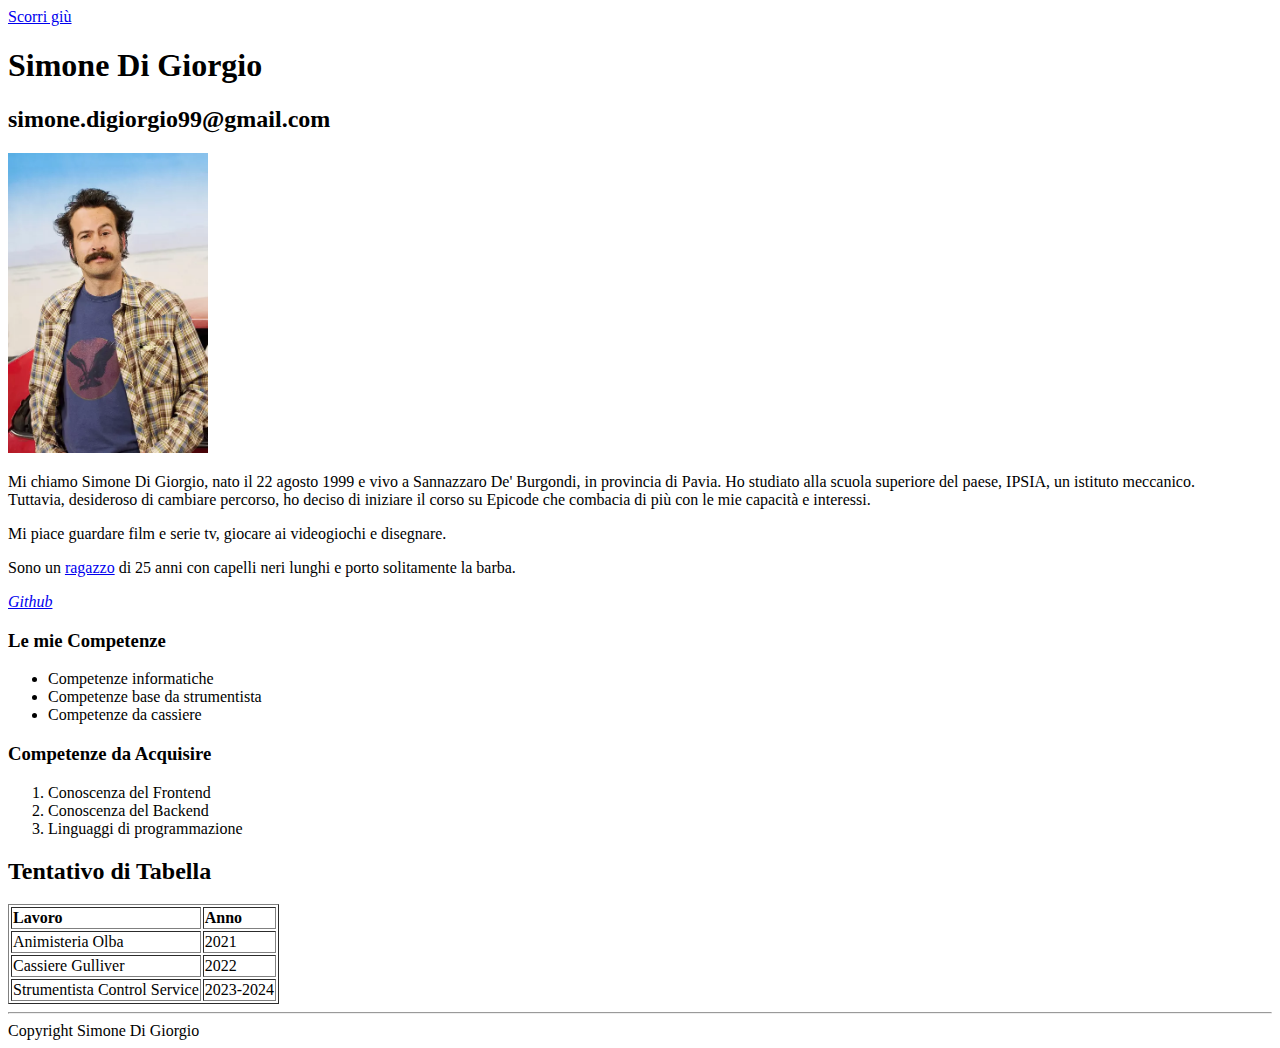
<file: S1-L1/index.html>
<!DOCTYPE html>
<html lang="en">
<head>
    <meta charset="UTF-8">
    <meta name="descrption" content="Pratica Simone Di Giorgio">
    <meta name="viewport" content="width=device-width, initial-scale=1.0">
    <title>Simone Di Giorgio</title>
</head>
<body>
    <a href="#footer">Scorri giù</a>
    <h1>Simone Di Giorgio</h1>
    <h2>simone.digiorgio99@gmail.com</h2>
    <main>
        <a href="#"><img src="./assets/img/Foto.webp" alt="Foto di Simone Di Giorgio" height="300px"></a>
        <p>
            Mi chiamo Simone Di Giorgio, nato il 22 agosto 1999 e vivo a Sannazzaro De' Burgondi, in provincia di Pavia. 
            Ho studiato alla scuola superiore del paese, IPSIA, un istituto meccanico.<br>
            Tuttavia, desideroso di cambiare percorso, ho deciso di iniziare il corso su Epicode che combacia di più con le mie capacità e interessi.
        </p>

        <p>
            Mi piace guardare film e serie tv, giocare ai videogiochi e disegnare.
            
        </p>
            
        <p>
        Sono un <a href="#">ragazzo</a> di 25 anni con capelli neri lunghi e porto solitamente la barba.
        </p>
    </main>
    
    <address>
        <a href="https://github.com/DGSimone99" target="_blank">Github</a>
    </address>
    
    <div>
        <h3>Le mie Competenze</h3>
        <ul>
            <li>Competenze informatiche</li>
            <li>Competenze base da strumentista</li>
            <li>Competenze da cassiere</li>
        </ul>

        <h3>Competenze da Acquisire</h3>
        <ol>
            <li>Conoscenza del Frontend</li>
            <li>Conoscenza del Backend</li>
            <li>Linguaggi di programmazione</li>
        </ol>
    </div>

    <h2>Tentativo di Tabella</h2>
        <table border="1">
            <tr>
                <td><b>Lavoro</b></td>
                <td><b>Anno</b></td>
            </tr>

            <tr>
                <td>Animisteria Olba</td>
                <td>2021</td>
            </tr>

            <tr>
                <td>Cassiere Gulliver</td>
                <td>2022</td>
            </tr>

            <tr>
                <td>Strumentista Control Service</td>
                <td>2023-2024</td>
            </tr>
        </table>
        <hr>
    <footer id="footer">Copyright Simone Di Giorgio</footer>

   
</body>
</html>
</file>
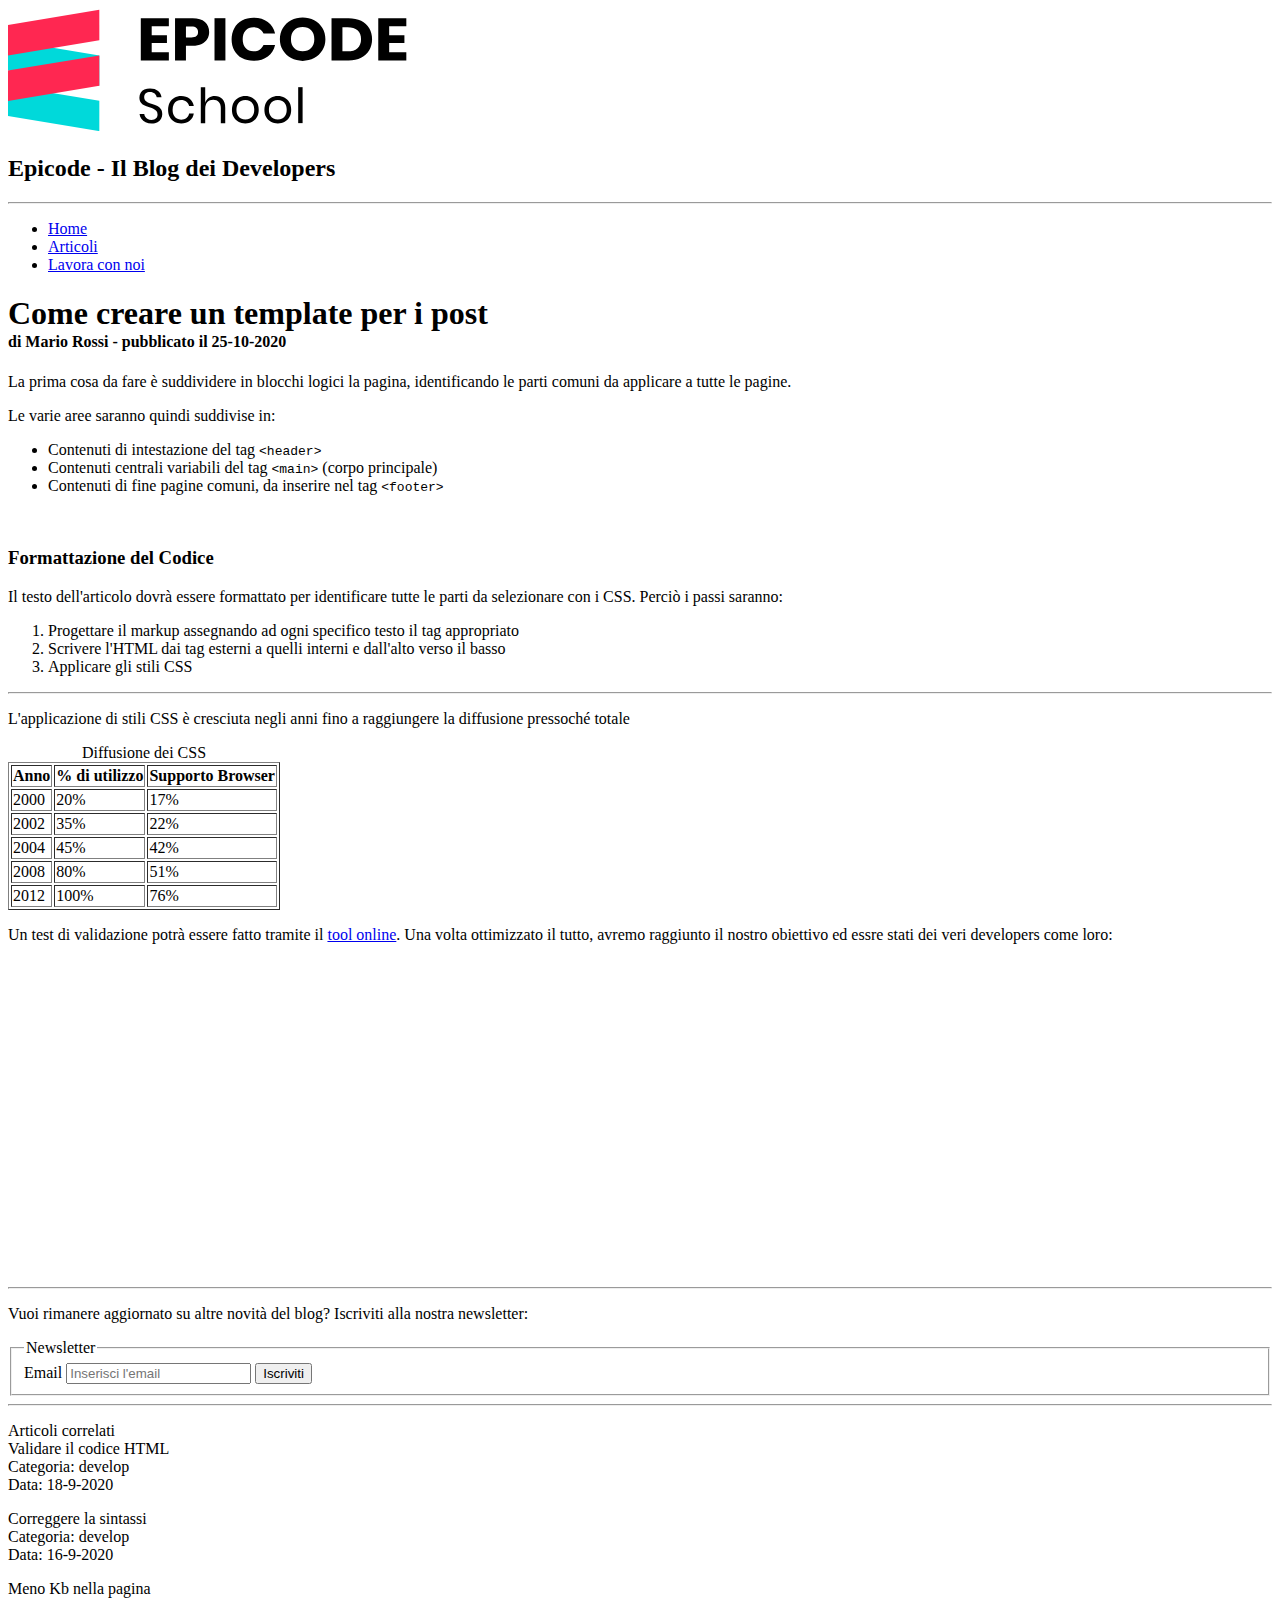
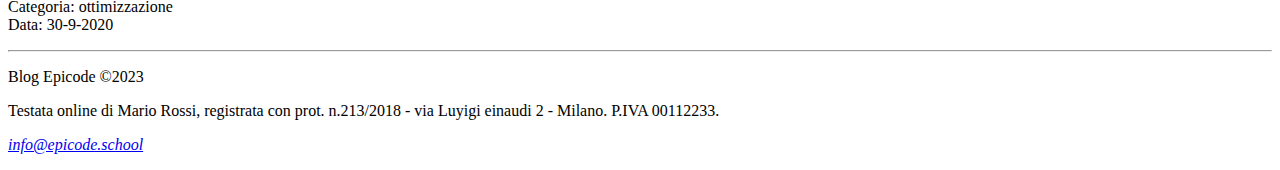
<file: S1-L2/index.html>
<!DOCTYPE html>
<html lang="en">
<head>
    <meta charset="UTF-8">
    <meta name="viewport" content="width=device-width, initial-scale=1.0">
    <meta name="descrption" content="Primi passi operatrivi per creare un modello HTML per un post. Scopri come iniziare in modo facile.">
    <title>Sviluppo di una pagina web - Blog Epicode</title>
</head>
<body>
    <img src="./assets/img/logo.svg" alt="logo" >
    <h2>Epicode - Il Blog dei Developers</h2>
<hr>
    <nav>
        <ul>
            <li><a href="#">Home</a></li>
            <li><a href="#">Articoli</a></li>
            <li><a href="#">Lavora con noi</a></li>
        </ul>
    </nav>
    <article>
        <header>
            <h1 style="margin-bottom: 1px;">Come creare un template per i post</h1>
            <h4 style="margin-top: 0px;">di Mario Rossi - pubblicato il 25-10-2020</h4>
        </header>
        <main>
            <section>
                <p>La prima cosa da fare è suddividere in blocchi logici la pagina, identificando le parti comuni da applicare a tutte le pagine.</p>
                <p>Le varie aree saranno quindi suddivise in:</p>
                <ul>
                    <li>Contenuti di intestazione del tag <code>&lt;header&gt;</code></li>
                    <li>Contenuti centrali variabili del tag <code>&lt;main&gt;</code> (corpo principale)</li>
                    <li>Contenuti di fine pagine comuni, da inserire nel tag <code>&lt;footer&gt;</code></li>
                </ul>
<br>
                <h3>Formattazione del Codice</h3>
                    <p>Il testo dell'articolo dovrà essere formattato per identificare tutte le parti da selezionare con i CSS. Perciò i passi saranno:</p>
                    <ol>
                        <li>Progettare il markup assegnando ad ogni specifico testo il tag appropriato</li>
                        <li>Scrivere l'HTML dai tag esterni a quelli interni e dall'alto verso il basso</li>
                        <li>Applicare gli stili CSS</li>
                    </ol>
            </section>
<hr>
            <section>
                <p>L'applicazione di stili CSS è cresciuta negli anni fino a raggiungere la diffusione pressoché totale</p>
                <table border="1">
                    <caption>Diffusione dei CSS</caption>
                        <thead>
                            <tr>
                                <th>Anno</th>
                                <th>% di utilizzo</th>
                                <th>Supporto Browser</th>
                            </tr>
                        </thead>

                        <tbody>
                            <tr>
                                <td>2000</td>
                                <td>20%</td>
                                <td>17%</td>
                            </tr>

                            <tr>
                                <td>2002</td>
                                <td>35%</td>
                                <td>22%</td>
                            </tr>

                            <tr>
                                <td>2004</td>
                                <td>45%</td>
                                <td>42%</td>
                            </tr>

                            <tr>
                                <td>2008</td>
                                <td>80%</td>
                                <td>51%</td>
                            </tr>

                            <tr>
                                <td>2012</td>
                                <td>100%</td>
                                <td>76%</td>
                            </tr>
                        </tbody>
                </table>
            </section>
                <p>Un test di validazione potrà essere fatto tramite il <a href=#>tool online</a>. Una volta ottimizzato il tutto, avremo raggiunto il nostro obiettivo ed essre stati dei veri developers come loro:</p>
                <iframe width="560" height="315" src="https://www.youtube.com/embed/sOnsyLAXfSI?si=gbqMfd_gnujAo02R" title="YouTube video player" frameborder="0" allow="accelerometer; autoplay; clipboard-write; encrypted-media; gyroscope; picture-in-picture; web-share" referrerpolicy="strict-origin-when-cross-origin" allowfullscreen></iframe>
        </main>
    </article>
<hr>
    <div>
        <p>Vuoi rimanere aggiornato su altre novità del blog? Iscriviti alla nostra newsletter:</p>
        <form action="form.java">
            <fieldset>
                <legend>Newsletter</legend>
                    <label for="mail">Email</label>
                        <input type="mail" id="mail" placeholder="Inserisci l'email">
                    <input type="submit" value="Iscriviti">
            </fieldset>
        </form>
    </div>
<hr>
    <aside>
        <p>Articoli correlati<br>Validare il codice HTML<br>Categoria: develop<br>Data: 18-9-2020</p>
        <p>Correggere la sintassi<br>Categoria: develop<br>Data: 16-9-2020</p>
        <p>Meno Kb nella pagina<br>Categoria: ottimizzazione<br>Data: 30-9-2020</p>
    </aside>
<hr>
    <footer>
        <p>Blog Epicode &copy;2023</p>
        <p>Testata online di Mario Rossi, registrata con prot. n.213/2018 - via Luyigi einaudi 2 - Milano. P.IVA 00112233.<br><address><a href="info@epicode.school">info@epicode.school</a></address></p>
    </footer>
</body>
</html>
</file>
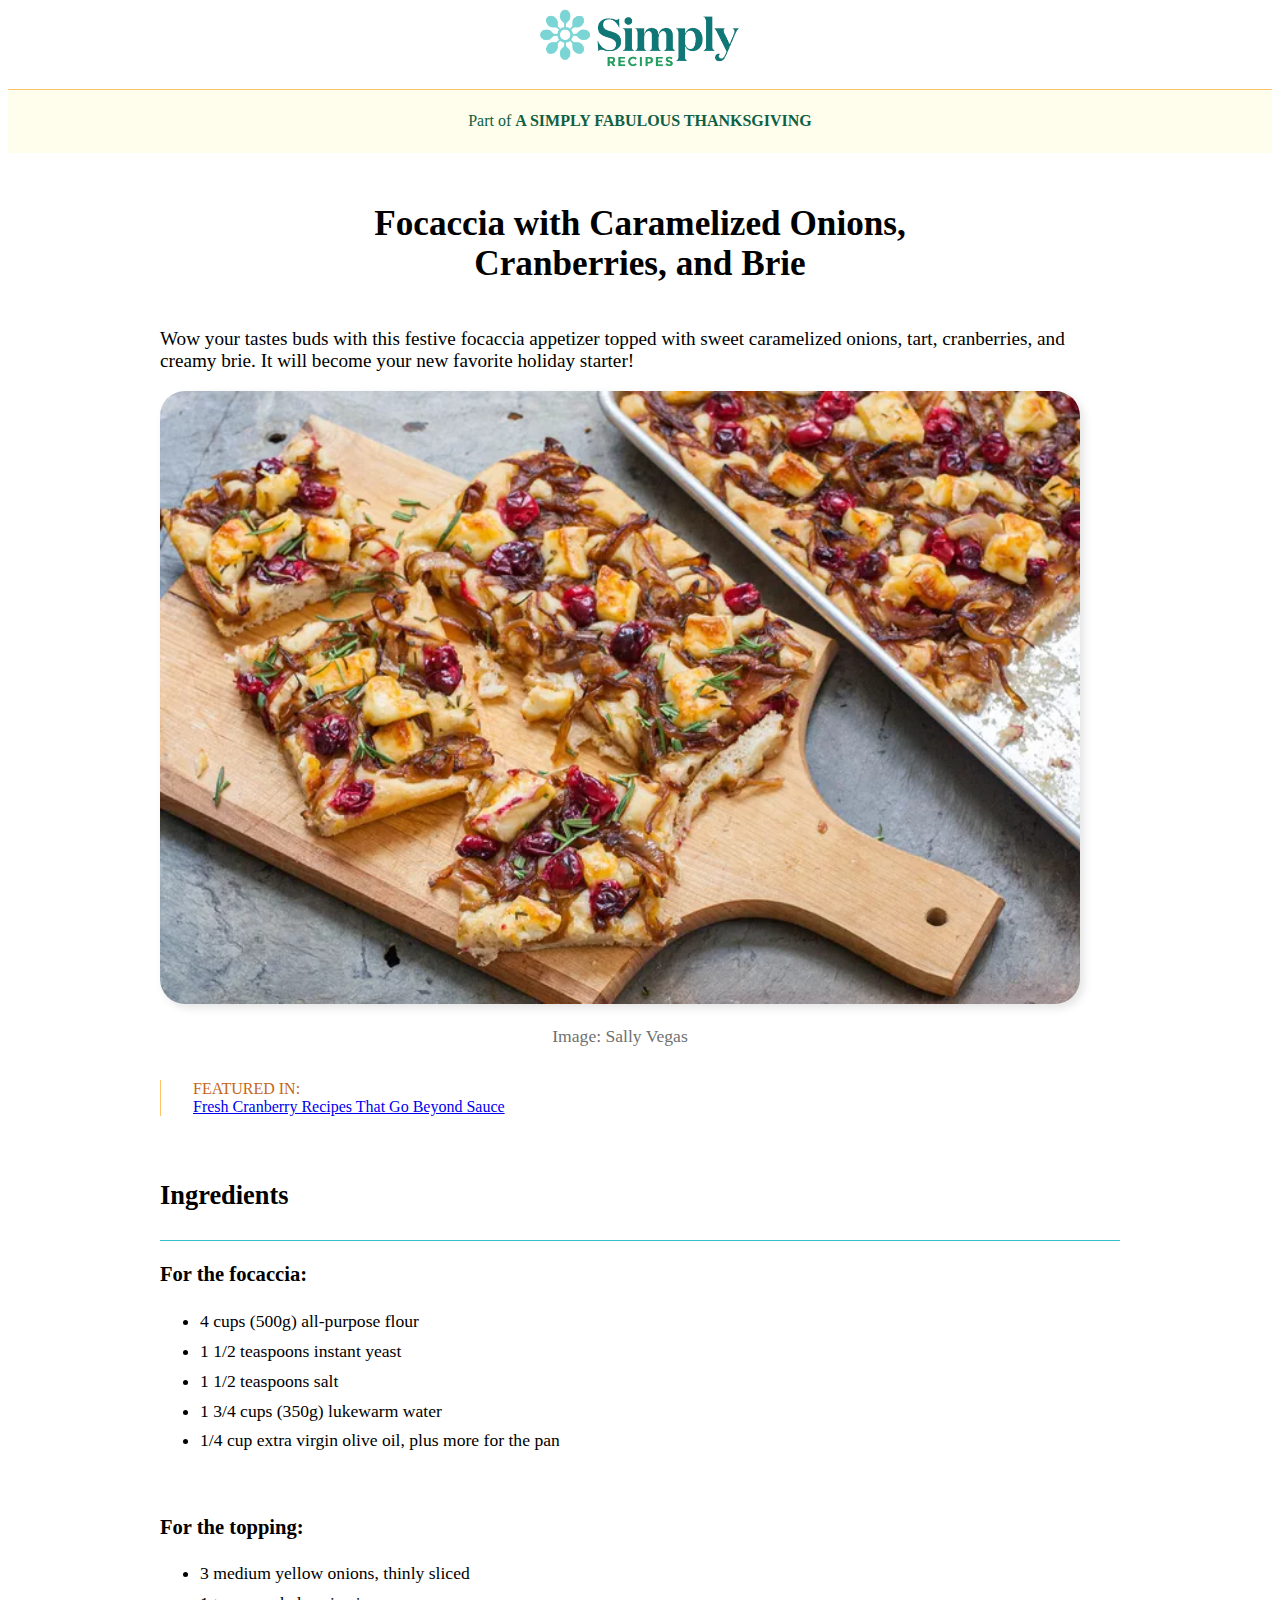
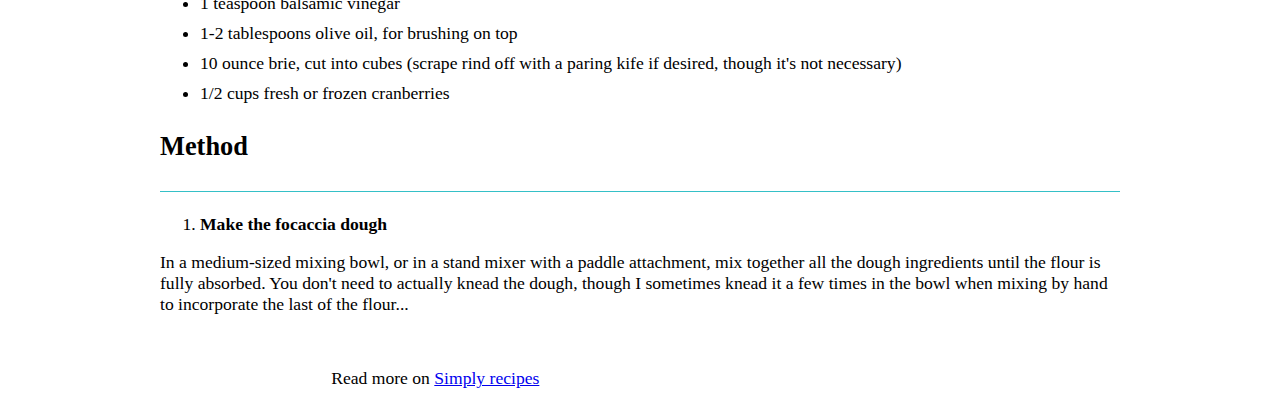
<file: S1-L3/index.html>
<!DOCTYPE html>
<html lang="en">
<head>
    <meta charset="UTF-8">
    <meta name="viewport" content="width=device-width, initial-scale=1.0">
    <meta name="description" content="Recipe for a Focaccia with Caramelized Onions, Cranberries, and Brie by Simone Di Giorgio">
    <title>Focaccia with Caramelized Onions, Cranberries, and Brie</title>
    <link rel="stylesheet"href="./assets/style/style.css">
</head>
<body>
    <header>
        <img src="./assets/img/logo.png" alt="logo">
        <p>Part of <b>A SIMPLY FABULOUS THANKSGIVING</b></p>
    </header>
    <main>
        <h1>Focaccia with Caramelized Onions, Cranberries, and Brie</h1>
            <div id="picture">
                <p>Wow your tastes buds with this festive focaccia appetizer topped with sweet caramelized onions, tart, cranberries, and creamy brie. It will become your new favorite holiday starter!</p>
                <figure>
                    <img src="assets/img/focaccia.png" alt="Focaccia">
                    <figcaption>Image: Sally Vegas</figcaption>
                </figure>
            </div>

        <aside>FEATURED IN:<br><a href="#">Fresh Cranberry Recipes That Go Beyond Sauce</a></aside>
        
        <article>
            <div>
                <h2>Ingredients</h2>
                <h3>For the focaccia:</h3>
                <ul class="list">
                    <li>4 cups (500g) all-purpose flour</li>
                    <li>1 1/2 teaspoons instant yeast</li>
                    <li>1 1/2 teaspoons salt</li>
                    <li>1 3/4 cups (350g) lukewarm water</li>
                    <li>1/4 cup extra virgin olive oil, plus more for the pan</li>
                </ul>
                <br>
                <h3>For the topping:</h3>
                <ul class="list">
                    <li>3 medium yellow onions, thinly sliced</li>
                    <li>1 teaspoon balsamic vinegar</li>
                    <li>1-2 tablespoons olive oil, for brushing on top</li>
                    <li>10 ounce brie, cut into cubes (scrape rind off with a paring kife if desired, though it's not necessary)</li>
                    <li>1/2 cups fresh or frozen cranberries</li>
                </ul>
            </div>
            <div>
                <h2>Method</h2>
                    <ol>
                        <li><b>Make the focaccia dough</b></li>
                    </ol>
                    <p>In a medium-sized mixing bowl, or in a stand mixer with a paddle attachment, mix together all the dough ingredients until the flour is fully absorbed. You don't need to actually knead the dough, though I sometimes knead it a few times in the bowl when mixing by hand to incorporate the last of the flour...</p>
            </div>
        </article>
    </main>
    <br>
    <footer>
        <p>Read more on <a href="#">Simply recipes</a></p>
    </footer>
</body>
</html>
</file>
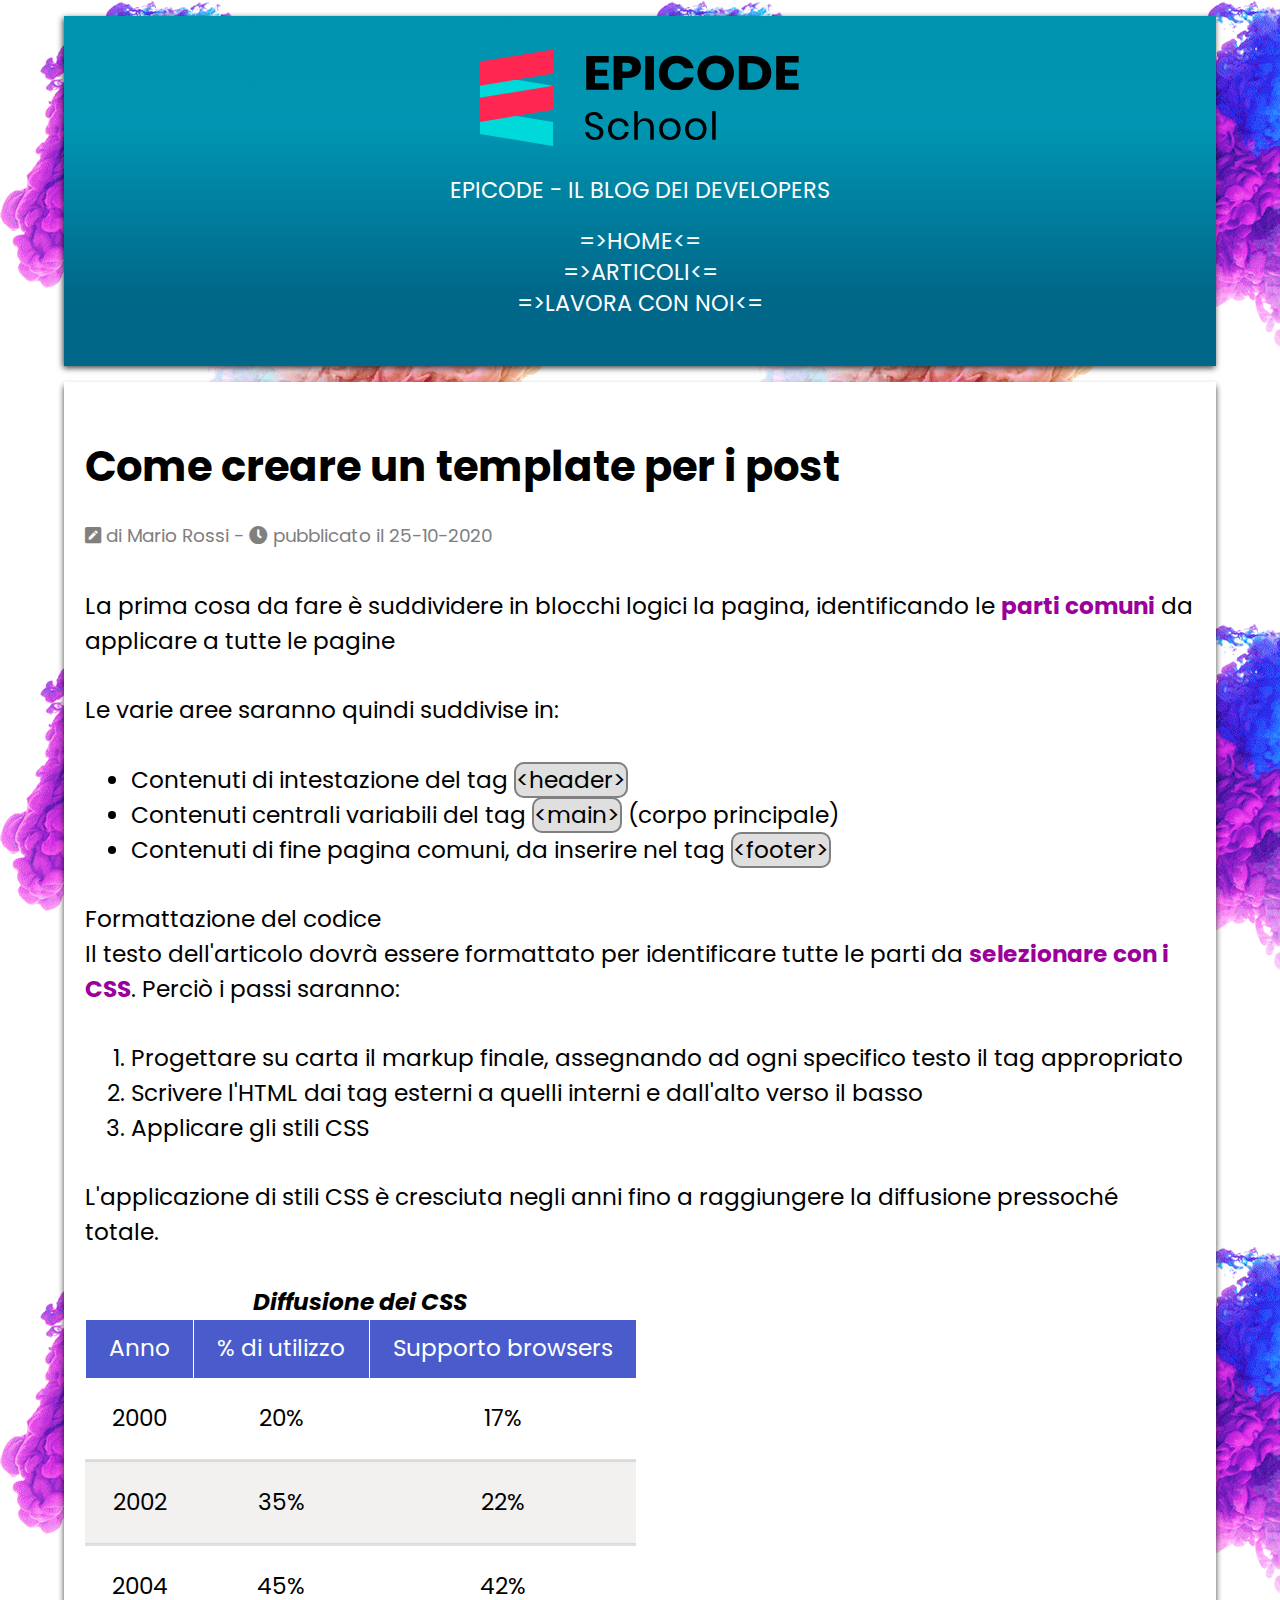
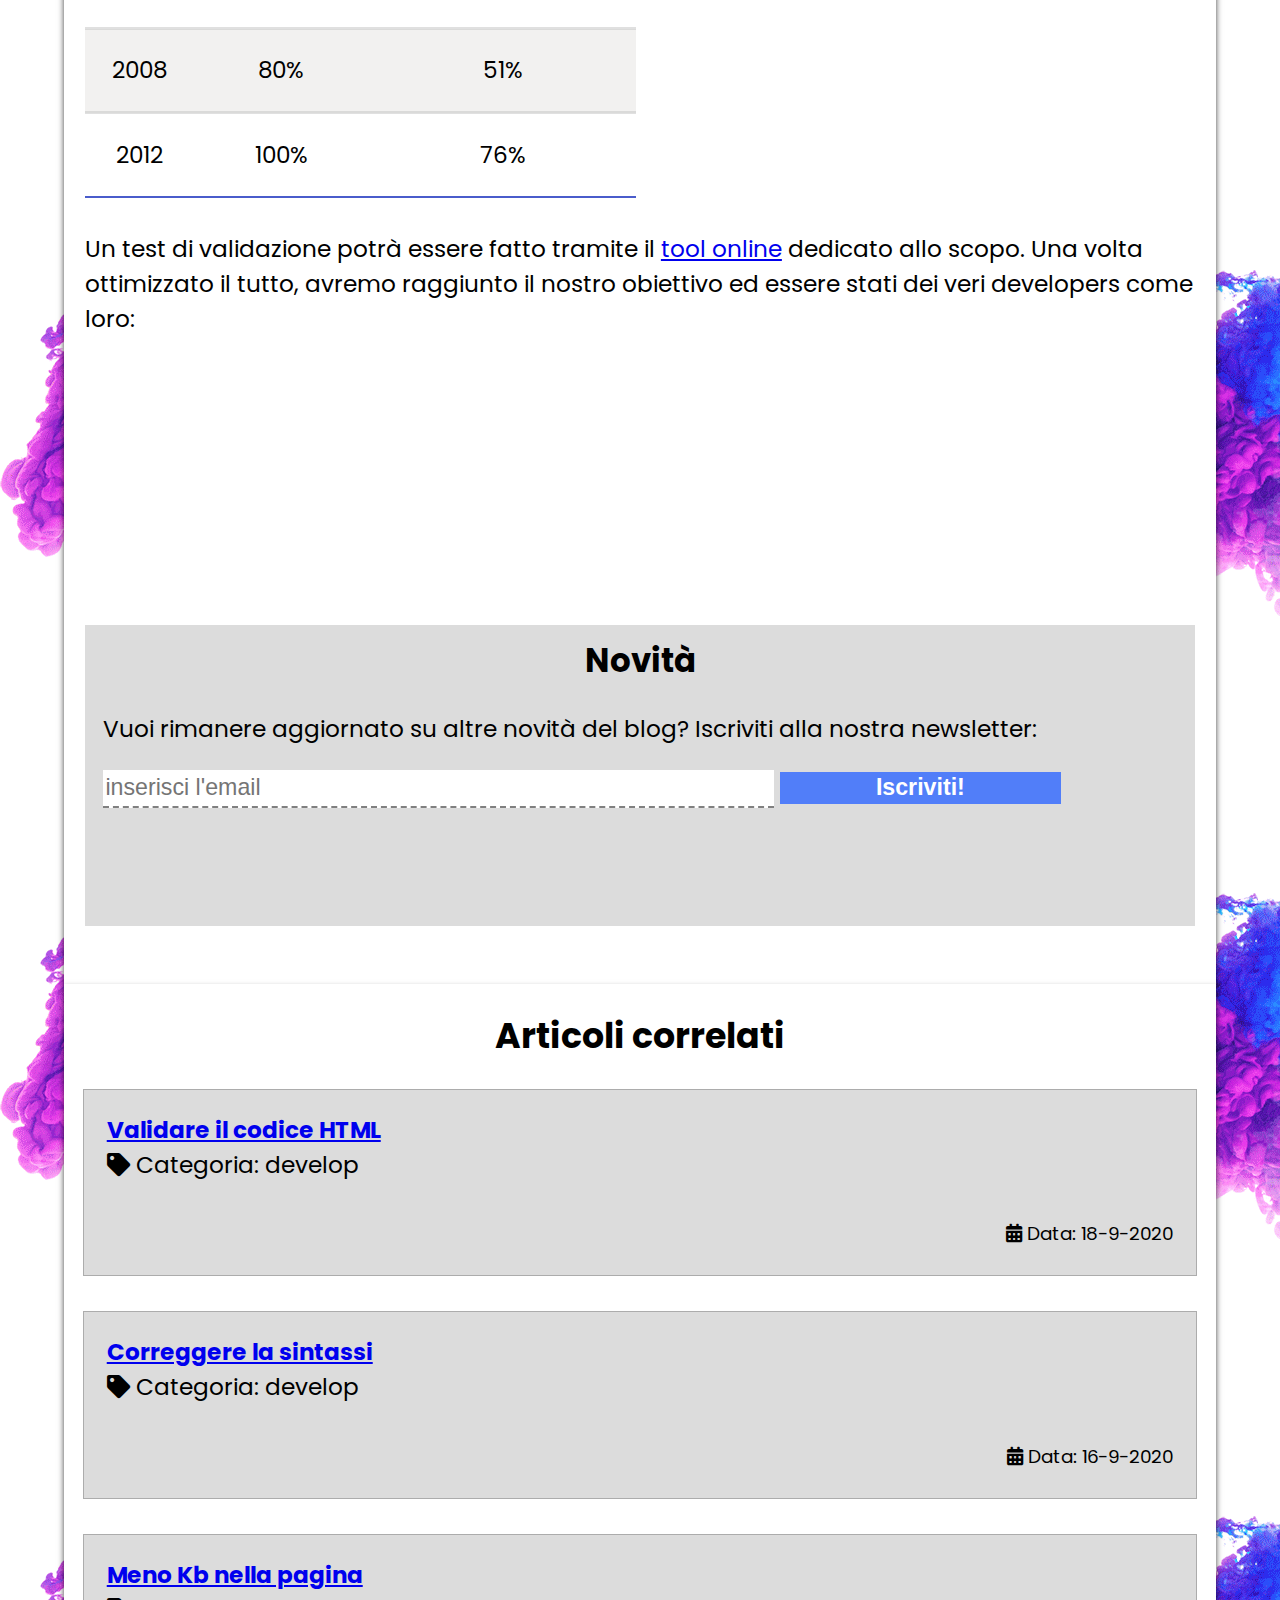
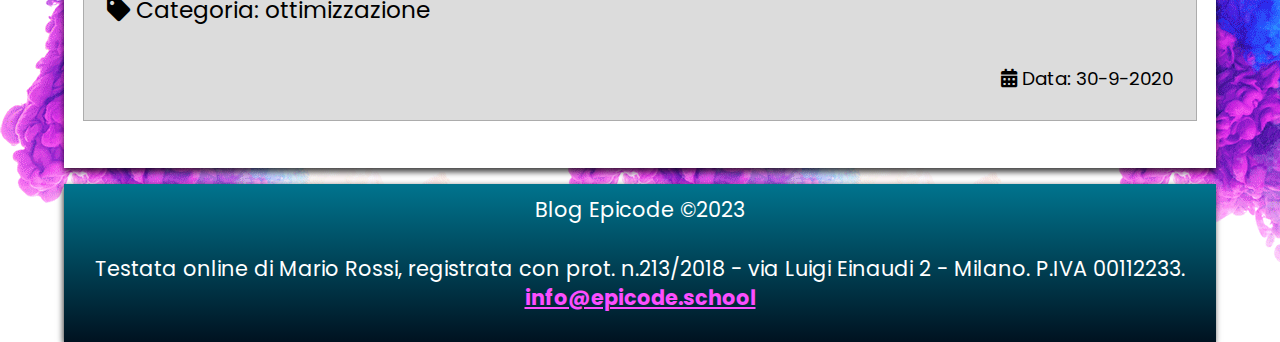
<file: S1-L4/index.html>
<!DOCTYPE html>
<html lang="it">
  <head>
    <meta charset="utf-8" />
    <title>Sviluppo di una pagina web - Blog Epicode</title>
    <meta name="description" content="Primi passi operativi per creare un modello di pagina HTML per un post. Scopri come iniziare in modo facile."/>
    <meta name="viewport" content="width=device-width, initial-scale=1"/>
    <link rel="stylesheet" href="./assets/css/reset.css">
    <link rel="stylesheet" href="https://cdnjs.cloudflare.com/ajax/libs/font-awesome/5.15.4/css/all.min.css"; integrity="sha512-1ycn6IcaQQ40/MKBW2W4Rhis/DbILU74C1vSrLJxCq57o941Ym01SwNsOMqvEBFlcgUa6xLiPY/NS5R+E6ztJQ==" crossorigin="anonymous" referrerpolicy="no-referrer" />
    <link rel="stylesheet" href="./assets/css/style.css">
  </head>
  <body>
    <header>

      <div>
        <img src="assets/img/logo.svg"alt="logo del blog"/>
        <p>EPICODE - IL BLOG DEI DEVELOPERS</p>
      </div>

      <nav>
        <ul>
          <li>
            <a href="#">=>HOME<=</a>
          </li>
          <li>
            <a href="#">=>ARTICOLI<=</a>
          </li>
          <li>
            <a href="#">=>LAVORA CON NOI<=</a>
          </li>
        </ul>
      </nav>

    </header>

    <main>
      <article>
        <h1>Come creare un template per i post</h1>
        <p id="author"><i class="fas fa-pen-square"></i> di Mario Rossi - <span><i class="fas fa-clock"></i> pubblicato il 25-10-2020</span></p>

        <p id="intro">
          La prima cosa da fare è suddividere in blocchi logici la pagina, identificando le <strong>parti comuni</strong> da applicare a tutte le pagine
        </p>

        <ul>
          <p>Le varie aree saranno quindi suddivise in:</p>
          <br>
          <li>
            Contenuti di intestazione del tag <code>&lt;header&gt;</code>
          </li>
          <li>
            Contenuti centrali variabili del tag <code>&lt;main&gt;</code> (corpo principale)
          </li>
          <li>
            Contenuti di fine pagina comuni, da inserire nel tag <code>&lt;footer&gt;</code>
          </li>
        </ul>
    <br>
        <h2>Formattazione del codice</h2>

        <p>
          Il testo dell'articolo dovrà essere formattato per identificare tutte
          le parti da <strong>selezionare con i CSS</strong>. Perciò i passi
          saranno:
        </p>
<br>
        <ol>
          <li>
            Progettare su carta il markup finale, assegnando ad ogni specifico
            testo il tag appropriato
          </li>
          <li>
            Scrivere l'HTML dai tag esterni a quelli interni e dall'alto verso
            il basso
          </li>
          <li>
            Applicare gli stili CSS
          </li>
        </ol>
<br>
        <p>
          L'applicazione di stili CSS è cresciuta negli anni fino a raggiungere
          la diffusione pressoché totale.
        </p>
<br>
        <table>
          <caption>Diffusione dei CSS</caption>
          <thead>
            <tr>
              <th>Anno</th>
              <th>% di utilizzo</th>
              <th>Supporto browsers</th>
            </tr>
          </thead>
          <tbody>
            <tr>
              <td>2000</td>
              <td>20&percnt;</td>
              <td>17&percnt;</td>
            </tr>
            <tr class="tab">
              <td>2002</td>
              <td>35&percnt;</td>
              <td>22&percnt;</td>
            </tr>
            <tr>
              <td>2004</td>
              <td>45&percnt;</td>
              <td>42&percnt;</td>
            </tr>
            <tr class="tab">
              <td>2008</td>
              <td>80&percnt;</td>
              <td>51&percnt;</td>
            </tr>
            <tr>
              <td>2012</td>
              <td>100&percnt;</td>
              <td>76&percnt;</td>
            </tr>
          </tbody>
        </table>

        <p>
          Un test di validazione potrà essere fatto tramite il <a href="#" target="blank" title="Validatore CSS online del W3C">tool online</a> 
          dedicato allo scopo. Una volta ottimizzato il tutto, avremo raggiunto il nostro obiettivo ed essere stati dei veri developers come loro:
        </p>
      <div id="frame">
        <iframe
          src="https://www.youtube.com/embed/dvOvHXruEDM"
          title="YouTube video player"
          allow="accelerometer; autoplay; clipboard-write; encrypted-media; gyroscope; picture-in-picture"
          allowfullscreen>
        </iframe>
      </div>

        <section id="form">
          <h2>Novità</h2>
          <p>
            Vuoi rimanere aggiornato su altre novità del blog? Iscriviti alla
            nostra newsletter:
          </p>
          <form>
            <input
              type="email"
              name="user_email"
              id="user_email"
              placeholder="inserisci l'email"
              required
            />
            <button type="submit">Iscriviti!</button>
          </form>
        </section>
      </article>
    </main>

    <aside>
      <h2>Articoli correlati</h2>
      <div class="asi">
        <a href="#">Validare il codice HTML</a>
        <p><i class="fas fa-tag"></i> Categoria: develop</p>
        <br>
        <p class="date"><i class="fas fa-calendar-alt"></i> Data: 18-9-2020</p>
      </div>
<br>
      <div class="asi">
        <a href="#">Correggere la sintassi</a>
        <p><i class="fas fa-tag"></i> Categoria: develop</p>
        <br>
        <p class="date"><i class="fas fa-calendar-alt"></i> Data: 16-9-2020</p>
      </div>
<br>
      <div class="asi">
        <a href="#">Meno Kb nella pagina</a>
        <p><i class="fas fa-tag"></i> Categoria: ottimizzazione</p>
        <br>
        <p class="date"><i class="fas fa-calendar-alt"></i> Data: 30-9-2020</p>
      </div>
    </aside>
<br>

    <footer>
      <p>Blog Epicode &copy;2023</p>
      <br>
      <address>Testata online di Mario Rossi, registrata con prot. n.213/2018 - via Luigi Einaudi 2 - Milano. P.IVA 00112233.
        <a href="mailto:info@epicode.school" >info@epicode.school</a>
      </address>
    </footer>

  </body>
</html>
</file>
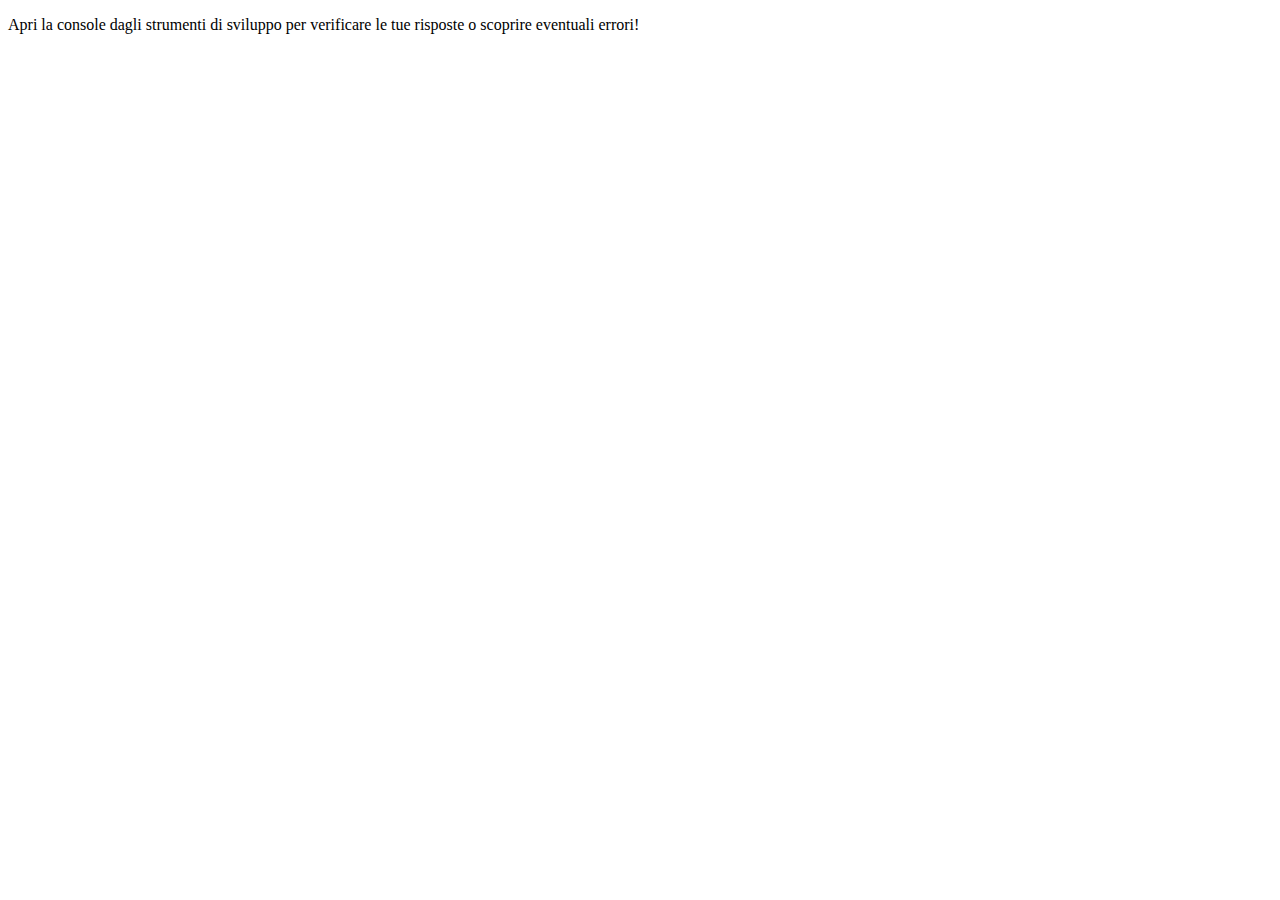
<file: S2-L1/index.html>
<!DOCTYPE html>
<html lang="en">
  <head>
    <meta charset="UTF-8" />
    <meta name="viewport" content="width=device-width, initial-scale=1.0" />
    <title>Esercizi JS</title>
  </head>
  <body>
    <main>
      <p>
        Apri la console dagli strumenti di sviluppo per verificare le tue
        risposte o scoprire eventuali errori!
      </p>
    </main>
    <script src="D1.js"></script>
  </body>
</html>
</file>
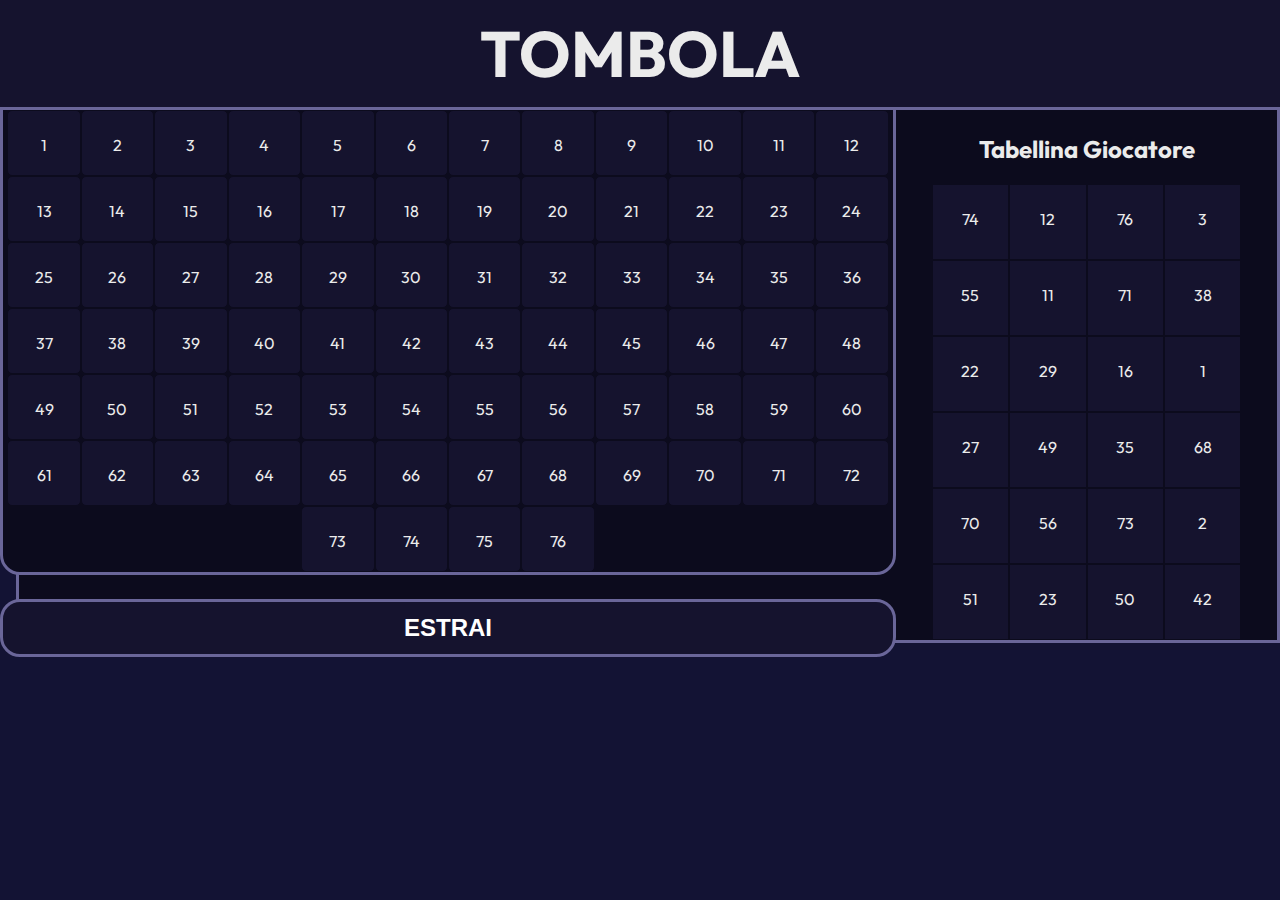
<file: S3-L4/index.html>
<!DOCTYPE html>
<html lang="en">

<head>
    <meta charset="UTF-8">
    <meta name="viewport" content="width=device-width, initial-scale=1.0">
    <title>Tombola</title>
    <link rel="stylesheet" href="assets/css/style.css">
</head>

<body>
    <header>
        <h1>Tombola</h1>
    </header>
    <main>
        <div id="container">
            <div id="cellTable"></div>
            <button onclick="randomFunc()">Estrai</button>
        </div>
        <div id="playerTable">
            <h2>Tabellina Giocatore</h2>
        </div>
    </main>
    <script src="./assets/script/script.js"></script>
</body>

</html>
</file>
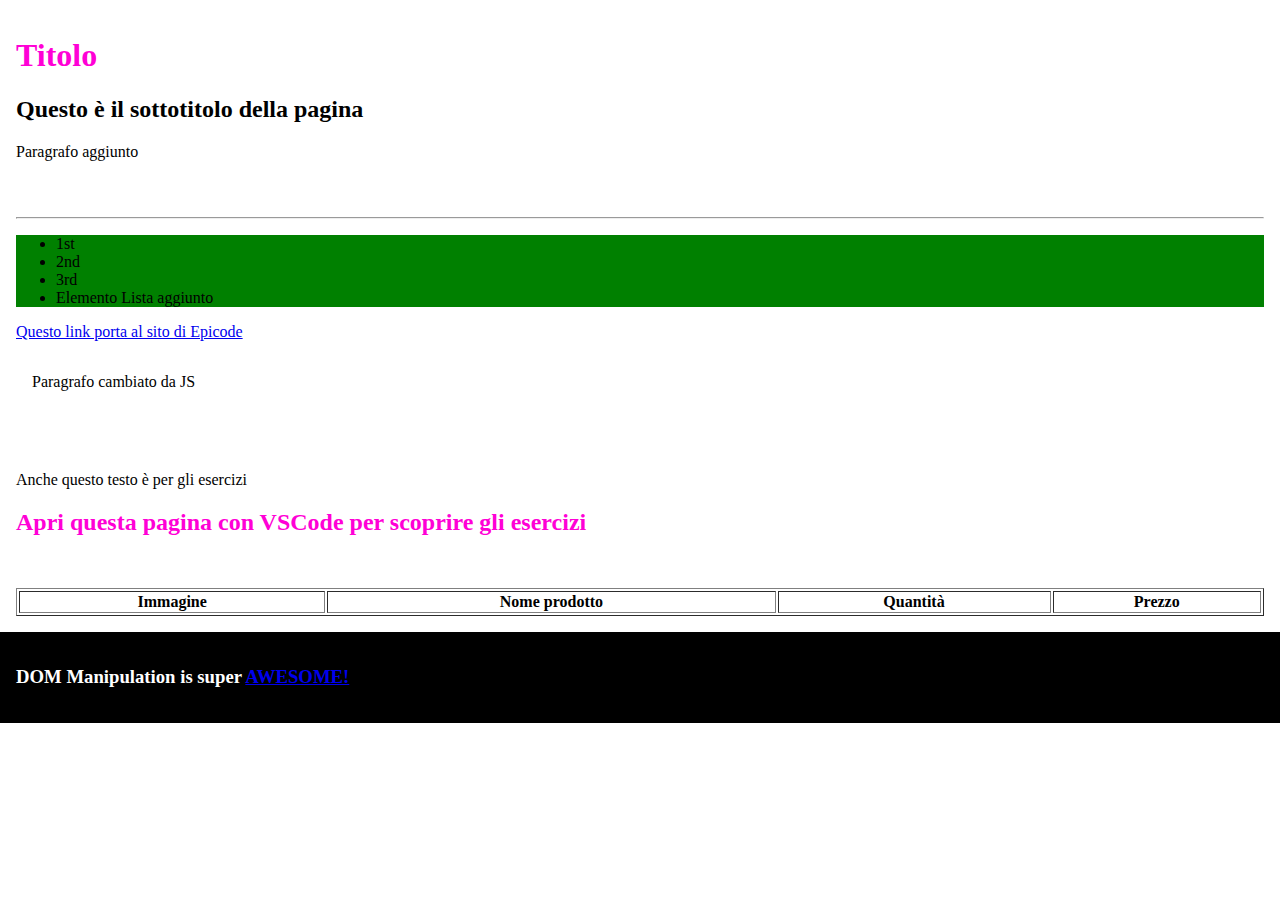
<file: S3-L2/D6.html>
<!DOCTYPE html>
<html lang="it">
  <head>
    <meta charset="UTF-8" />
    <meta http-equiv="X-UA-Compatible" content="IE=edge" />
    <meta name="viewport" content="width=device-width, initial-scale=1.0" />
    <title>Document</title>
    <style>
      *,
      *::before,
      *::after {
        box-sizing: border-box;
      }

      body {
        margin: 0;
      }

      body div,
      footer {
        padding: 1rem;
      }

      footer {
        padding: 1rem;
        background-color: black;
        color: white;
      }

      .myHeading {
        color: #ff00d6;
      }
    </style>
  </head>

  <body>
    <div>
      <h1>Questo è il titolo della pagina</h1>
      <h2>Questo è il sottotitolo della pagina</h2>
    </div>

    <div>
      <hr />

      <ul id="firstList">
        <li>1st</li>
        <li>2nd</li>
        <li>3rd</li>
      </ul>

      <ul id="secondList">
        <li>1st</li>
        <li>2nd</li>
        <li>3rd</li>
      </ul>

      <a href="https://epicode.com/it/">Questo link porta al sito di Epicode</a>

      <div>
        <p>Questo testo è un placeholder per gli esercizi</p>
      </div>
    </div>

    <div>
      <p>Anche questo testo è per gli esercizi</p>
      <h2 id="changeMyColor" style="color: #ff00d6">
        Apri questa pagina con VSCode per scoprire gli esercizi
      </h2>
    </div>

    <div id="tableArea"></div>

    <footer>
      <h3>
        DOM Manipulation is super
        <a id="footer"
          href="https://developer.mozilla.org/en-US/docs/Learn/JavaScript/Client-side_web_APIs/Manipulating_documents"
          >AWESOME!</a
        >
      </h3>
    </footer>
    <script>
      /* ESERCIZIO 1
       Scrivi una funzione per cambiare il titolo della pagina in qualcos'altro
    */

      function changeTitle (x) {
        let title = document.querySelector("h1")
        title.innerText = x
      }
      changeTitle("Titolo")

      /* ESERCIZIO 2
       Scrivi una funzione per aggiungere al titolo della pagina una classe "myHeading"
    */

      function addClassToTitle () {
        let title = document.querySelector("h1")
        title.className = "myHeading"
      }
      addClassToTitle()

      /* ESERCIZIO 3
       Scrivi una funzione che cambi il testo dei p figli di un div
      */

      function changePcontent (x) {
        let divp = document.querySelector("div > p")
        divp.innerText = x
      }
      changePcontent ("Paragrafo cambiato da JS")

      /* ESERCIZIO 4
       Scrivi una funzione che cambi la proprietà href di ogni link (tranne quello nel footer) con il valore https://www.google.com
      */

      function changeUrls() {
        let a = document.querySelectorAll("a:not(#footer)")
        a.forEach(a => {
          a.href = "https://www.google.com"
        })
      }
      changeUrls()

      /* ESERCIZIO 5
       Scrivi una funzione che aggiunga un nuovo elemento lista alla seconda lista non ordinata
    */

      function addToTheSecond (x) {
        let ulList = document.querySelectorAll("ul")
        let secondUl = ulList[1]
        let li = document.createElement("li")
        secondUl.appendChild(li)
        li.innerText = x
      }
      addToTheSecond("Elemento Lista aggiunto")

      /* ESERCIZIO 6
       Scrivi una funzione che aggiunga un paragrafo al primo div
    */

      function addParagraph(x) {
        let div = document.querySelector("div")
        let p = document.createElement("p")
        div.appendChild(p)
        p.innerText = x
      }
      addParagraph("Paragrafo aggiunto")

      /* ESERCIZIO 7
       Scrivi una funzione che faccia scomparire la prima lista non ordinata
    */

      function hideFirstUl() {
        let ul = document.querySelector("ul")
        ul.innerText = ""
      }
      hideFirstUl ()

      /* ESERCIZIO 8 
       Scrivi una funzione che renda verde il background di ogni lista non ordinata
      */

      function paintItGreen() {
        let ulList = document.querySelectorAll("ul")
        ulList.forEach(element => {
          element.style.backgroundColor = "green";
        });
      }
      paintItGreen()

      /* ESERCIZIO 9
       Scrivi una funzione che rimuova l'ultima lettera dall'h1 ogni volta che l'utente lo clicca
      */

      function makeItClickable () {
        let title = document.querySelector("h1");

        title.addEventListener("click", function () {
          title.innerText = title.innerText.slice(0, -1)
        })
      }
      makeItClickable ()

      /* ESERCIZIO 10
       Crea una funzione che, al click sul footer, riveli l'URL del link interno come contenuto di un alert()
      */

      function revealFooterLink () {
        let footer = document.querySelector("footer");
        let link = document.querySelector("#footer")

        footer.addEventListener("click", function () {
          alert(link.href)
      })
    }
    revealFooterLink ()

      /* ESERCIZIO 11
       Crea una funzione che crei una tabella nell'elemento con id "tableArea". 
       La tabella avrà 5 elementi e questa struttura: immagine, nome prodotto, quantità, prezzo
    */

      function generateTable () {
        let tableDiv = document.querySelector("#tableArea")
        let table = document.createElement("table")
        table.style.width = "100%";
        table.border = "1";
        
        let tableRow = document.createElement("tr")
        let headers = ["Immagine", "Nome prodotto", "Quantità", "Prezzo"]
        headers.forEach(element => {
          let th = document.createElement("th")
          th.innerText = element
          tableRow.appendChild(th)
        });
        table.appendChild(tableRow);
        tableArea.appendChild(table);
      }
      generateTable()

      /* ESERCIZIO 12
       Crea una funzione che aggiunga una riga alla tabella precedentemente creata e fornisca i dati necessari come parametri
    */

      function addRow () {
        
      }

      /* ESERCIZIO 14
      Crea una funzione che nasconda le immagini della tabella quando eseguita
    */

      const hideAllImages = function () {}

      /* EXTRA ESERCIZIO 15
      Crea una funzione che cambi il colore del h2 con id "changeMyColor" con un colore random ad ogni click ricevuto
    */

      const changeColorWithRandom = function () {}
    </script>
  </body>
</html>
</file>
<file: S1-L3/assets/style/style.css>
body {text-align: center;}

header img {width: 200px;}
header p {
    color:rgb(13, 96, 68);
    font-size: 1em;
    border-top: 0.12em solid rgb(255, 196, 107);
    background-color: rgba(255, 231, 72, 0.1);
    padding:1.4em;}

main {width: 60em;
    margin: auto;}

h1 {font-size: 2.2em;
    width:60%;
    margin: auto;
    padding-top:1em;
    padding-bottom:0.7em}

figure {margin-inline-start: 0;}

#picture p{text-align: left;
        font-size: 1.2em;
        padding-right: 2em;}

#picture img {width: 100%;
            border-radius: 25px;
            box-shadow: 4px 4px 8px 0px rgba(125, 125, 125, 0.2);}
figcaption {padding: 1em;
            font-size: 1.1em;
            color: rgb(112, 112, 112);}

aside {text-align: left;
        padding-left: 2em;
        margin-bottom: 4em;
        color: rgb(197, 103, 22);
        border-left: 0.12em solid rgb(255, 196, 107);}

article {text-align: left;
        font-size: 1.1em;}

article h2 {border-bottom: 0.06em solid rgb(53, 192, 199);
            padding-bottom: 1.1em;}

.list {line-height: 1.7em;}


#flist ol {padding-left: 2em;}
footer {width: 60%;
    padding-left: 8em;
    font-size: 1.1em;
    margin: auto;
    text-align: left;}
</file>
<file: S1-L4/assets/css/style.css>
/* IMPOSTAZIONI GENERALI */
@import url('https://fonts.googleapis.com/css2?family=Poppins:ital,wght@0,500;0;0,700;1,500;1,700&family=Roboto:ital,wght@0,400;1,500;1,700&display=swap');

html {
    margin: auto;
    background-image: url(../img/sfondo.png);
    font-family: "Poppins", sans-serif;
}

/* HEADER */
header {
    text-align: center;
    height: 350px;
    width: 90vw;
    margin: 1em auto;
    background: linear-gradient(0deg, rgb(0, 103, 137) 20%, rgba(0, 149, 178, 1) 68%, rgba(0, 147, 176, 1) 100%);
    box-shadow: -1px 2px 6px 0px rgba(0, 0, 0, 0.75);
}

header div {
    padding-top: 2em;
    margin: auto;
    color: white;
}

header img {
    width: 320px;
}

header p {
    padding: 1.3em 0 1.1em 0;
    font-size: 1.4em;
}

nav a {
    font-size: 1.4em;
    line-height: 1.4em;
    text-decoration: none;
    color: white;
}

/* MAIN */
strong {
    font-weight: bold;
    color: rgb(155, 0, 155);
}

main,
aside {
    width: 90vw;
    margin: auto;
    background-color: white;
    box-shadow: 0px 4px 6px 0px rgba(0, 0, 0, 0.75);
    line-height: 1.5em;
    font-size: 1.45em
}

/* ELEMENTI NEL MAIN - ARTICLE */

article {
    padding: 2.5em 0.9em;
}

h1 {
    font-size: 1.8em;
    font-weight: bold;
    line-height: 1.3em;
    padding-bottom: 0.6em;
}

#author {
    color: grey;
    font-size: 0.8em;
}

#intro {
    padding: 1.5em 0;
}

article code {
    background-color: rgba(178, 178, 178, 0.411);
    border: solid 0.1em grey;
    border-radius: 10px;
}

article ul li {
    list-style-type: disc;
    margin-left: 2em;
}

ol li {
    list-style-type: decimal;
    margin-left: 2em;
}

iframe {
    width: 80vw;
    height: 10em;
    border-radius: 35px;
    padding: 1em 0em;
    margin-left: auto;
}

/* TABELLE */

table {
    border-bottom: solid 0.1em rgb(74, 92, 203);
    margin-bottom: 1.5em;
}

table caption {
    font-weight: bold;
    font-style: italic;
}

thead {
    background-color: rgb(74, 92, 203);
    color: white;
}

thead th {
    padding: 0.5em 1em;
}

th {
    vertical-align: bottom;
}

tbody {
    text-align: center;
}

tbody td {
    padding: 1em;
}

tbody .tab {
    background-color: rgba(223, 221, 218, 0.4);
    border-top: solid rgba(198, 198, 198, 0.543);
    border-bottom: solid rgba(198, 198, 198, 0.543)
}

th {
    border-left: 0.01em solid white
}

/* FORM */

#form {
    height: 13em;
    background-color: rgba(128, 128, 128, 0.279);
}

#form h2 {
    text-align: center;
    padding-top: 0.6em;
    padding-bottom: 1em;
    font-size: 1.4em;
    font-weight: bold;
}

#form p {
    padding-left: 0.8em;
}

input {
    margin-top: 1em;
    margin-left: 0.8em;
    margin-right: 0;
    font-size: 1em;
    width: 60%;
    height: 1.5em;
    border: none;
    border-bottom: dashed grey 0.1em;
}

button {
    margin-top: 1em;
    margin-left: 0;
    font-size: 1em;
    width: 22vw;
    height: 1.4em;
    color: white;
    font-weight: bold;
    background-color: rgb(81, 126, 249);
    border: none;
}

/* ELEMENTI NELL' ASIDE */
aside {
    padding-bottom: 2em;
}

.date {
    text-align: right;
    font-size: 0.8em;
}

aside a {
    font-weight: bold;
}

aside h2 {
    font-weight: bold;
    font-size: 1.5em;
    padding: 1em;
    text-align: center;
}

.asi {
    background-color: rgba(128, 128, 128, 0.279);
    border: 0.06em solid rgb(172, 172, 172);
    margin: 0em 0.8em;
    height: 6em;
    padding: 1em;
}

/* FOOTER */
footer {
    background: linear-gradient(0deg, rgb(0, 18, 32) 0%, rgb(0, 116, 142) 100%, rgb(0, 161, 173) 100%);
    color: white;
    padding: 0.8em 0;
    margin-bottom: 2em;
    width: 90vw;
    margin: auto;
    font-size: 1.3em;
    text-align: center;
    box-shadow: -1px 2px 6px 0px rgba(0, 0, 0, 0.75);
}

footer address {
    padding: 0.6em;
    line-height: 1.4em;
}

footer a {
    color: rgb(252, 78, 255);
    font-weight: bold;
}
</file>
<file: S3-L4/assets/css/style.css>
@import url('https://fonts.googleapis.com/css2?family=Dancing+Script:wght@400..700&family=Montserrat:ital,wght@0,100..900;1,100..900&family=Open+Sans:ital,wght@0,300..800;1,300..800&family=Outfit:wght@100..900&display=swap');
body {
    margin: 0;
    font-family: "Outfit", sans-serif;
    text-align: center;
    box-sizing: border-box;
    background-color: #131334;
    color: #ebebeb;
}

h1 {
    background-color: #15132e;
    margin: 0;
    padding: 0.2em;
    font-size: 4em;
    text-transform: uppercase;
}

#container {
    width: 70vw;
    margin: auto;
    float: left;
}


#cellTable {
    background-color: #0c0b1d;
    border: #6a6699 solid;
    border-radius: 0px 0px 20px 20px;
}

.cellNumber {
    display: inline-block;
    font-size: 1em;
    width: 8.03%;
    height: 40px;
    background-color: #15132e;
    padding-top: 1.5em;
    border: solid 0.1em #0c0b1d;
    border-radius: 5px
}

h2 {
    margin-top: 0;
    padding-top: 1em
}

#playerTable {
    margin: 1em;
    margin-top: 0;
    border: #6a6699 solid;
    margin-right: 0;
    background-color: #0c0b1d
}

.cellPlayer {
    display: inline-block;
    font-size: 1em;
    width: 6.0%;
    height: 50px;
    background-color: #15132e;
    padding-top: 1.5em;
    border: solid 0.1em #0c0b1d;

}

button {
    width: 100%;
    padding: 0.5em;
    background-color: #15132e;
    color: white;
    font-size: 1.5em;
    font-weight: 900;
    text-transform: uppercase;
    border-radius: 20px;
    border: solid #6a6699;
    margin-top: 1em;
    transition: transform 0.1s ease;
}

button:active {
    transform: scale(0.9);
    background-color: #0c0b1d;
}

button:hover {
    cursor: pointer;

}


.selected {
    background-color: #6a6699;
}
</file>
